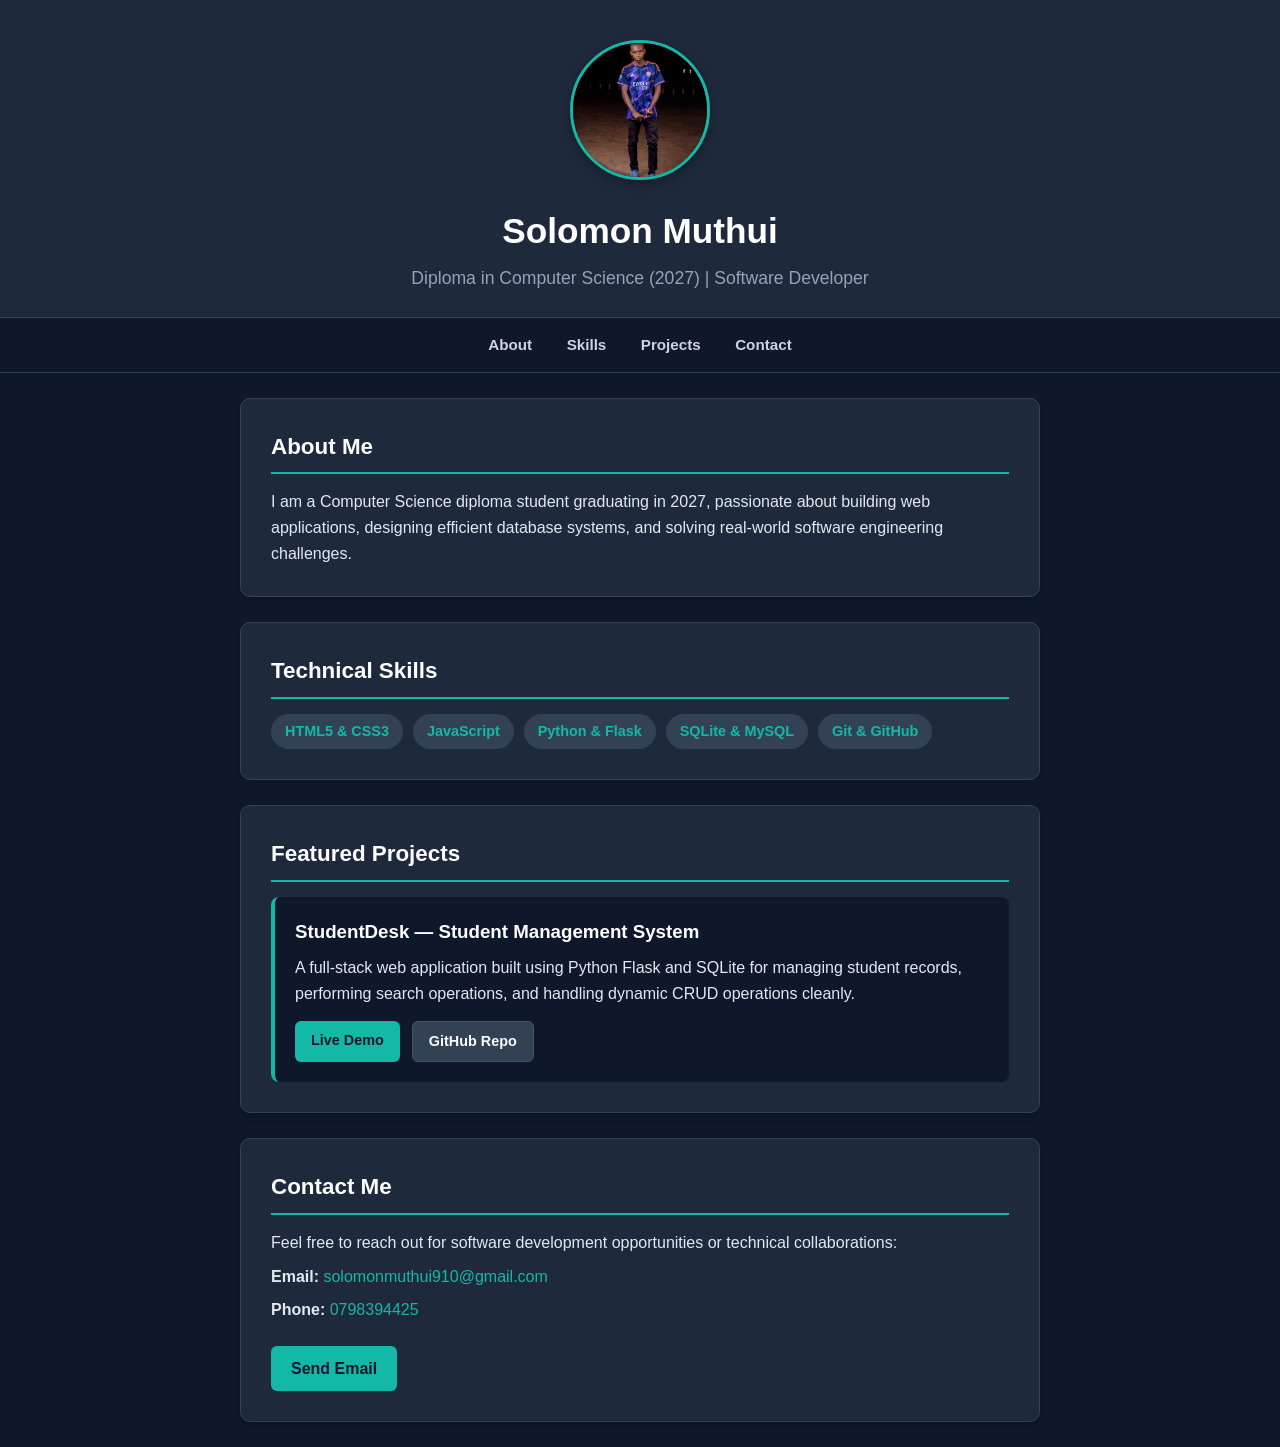
<file: index.html>
<!DOCTYPE html>
<html lang="en">
<head>
    <meta charset="UTF-8">
    <meta name="viewport" content="width=device-width, initial-scale=1.0">
    <title>Solomon Muthui | Software Developer</title>
    <link rel="stylesheet" href="main.css">
</head>
<body>

    <header>
        <img src="img2026.jpeg" alt="Solomon Muthui" class="profile-photo">
        <h1>Solomon Muthui</h1>
        <p class="tagline">Diploma in Computer Science (2027) | Software Developer</p>
    </header>

    <nav>
        <a href="#about">About</a>
        <a href="#skills">Skills</a>
        <a href="#projects">Projects</a>
        <a href="#contact">Contact</a>
    </nav>

    <main>
        <!-- About Section -->
        <section id="about">
            <h2>About Me</h2>
            <p>I am a Computer Science diploma student graduating in 2027, passionate about building web applications, designing efficient database systems, and solving real-world software engineering challenges.</p>
        </section>

        <!-- Technical Skills Section -->
        <section id="skills">
            <h2>Technical Skills</h2>
            <div class="skills-grid">
                <span class="skill-badge">HTML5 & CSS3</span>
                <span class="skill-badge">JavaScript</span>
                <span class="skill-badge">Python & Flask</span>
                <span class="skill-badge">SQLite & MySQL</span>
                <span class="skill-badge">Git & GitHub</span>
            </div>
        </section>

        <!-- Featured Projects Section -->
        <section id="projects">
            <h2>Featured Projects</h2>
            <div class="project-card">
                <h3>StudentDesk — Student Management System</h3>
                <p>A full-stack web application built using Python Flask and SQLite for managing student records, performing search operations, and handling dynamic CRUD operations cleanly.</p>
                
                <div class="project-links">
                    <a href="http://127.0.0.1:5000" target="_blank" class="btn-demo">Live Demo</a>
                    <a href="https://github.com/yourusername/studentdesk" target="_blank" class="btn-github">GitHub Repo</a>
                </div>
            </div>
        </section>

        <!-- Contact Section -->
        <section id="contact">
            <h2>Contact Me</h2>
            <p>Feel free to reach out for software development opportunities or technical collaborations:</p>
            <div class="contact-details">
                <p><strong>Email:</strong> <a href="mailto:solomonmuthui910@gmail.com">solomonmuthui910@gmail.com</a></p>
                <p><strong>Phone:</strong> <a href="tel:0798394425">0798394425</a></p>
            </div>
            <a href="mailto:solomonmuthui910@gmail.com" class="btn">Send Email</a>
        </section>
    </main>

</body>
</html>
</file>
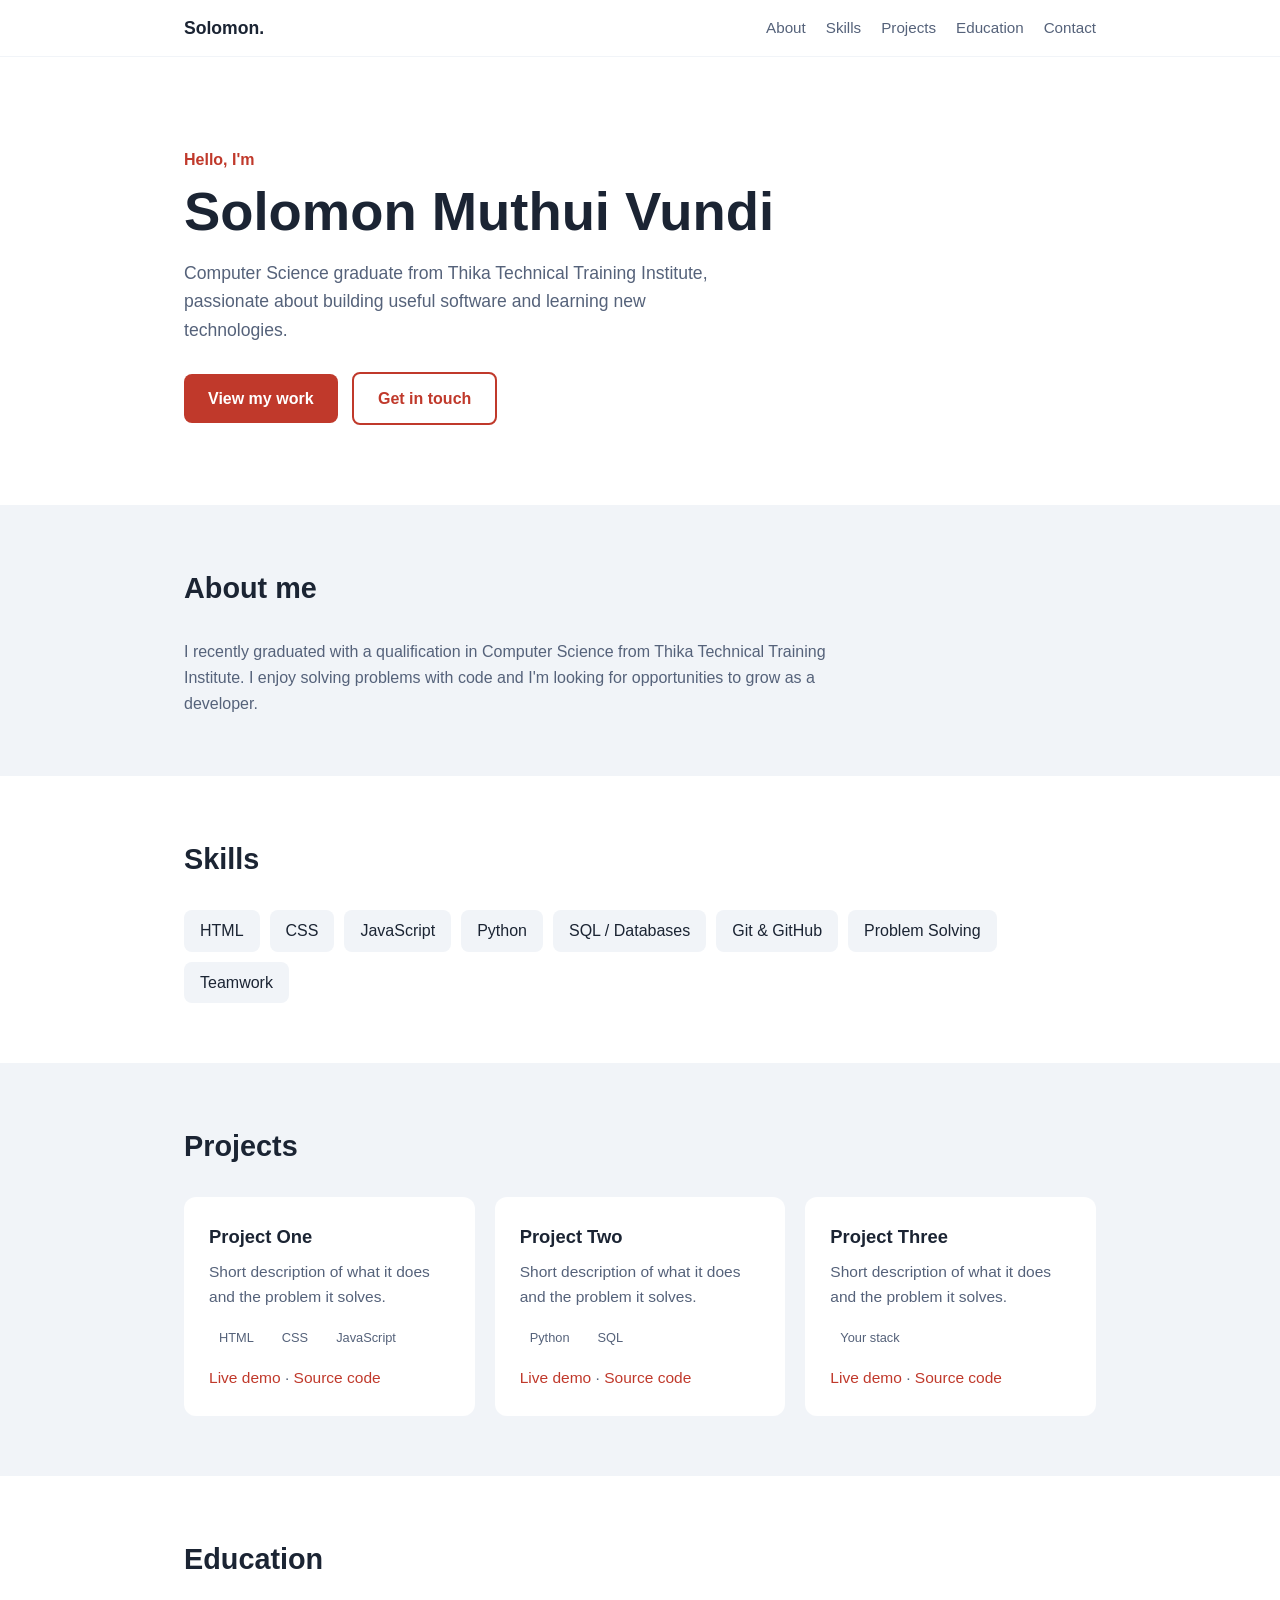
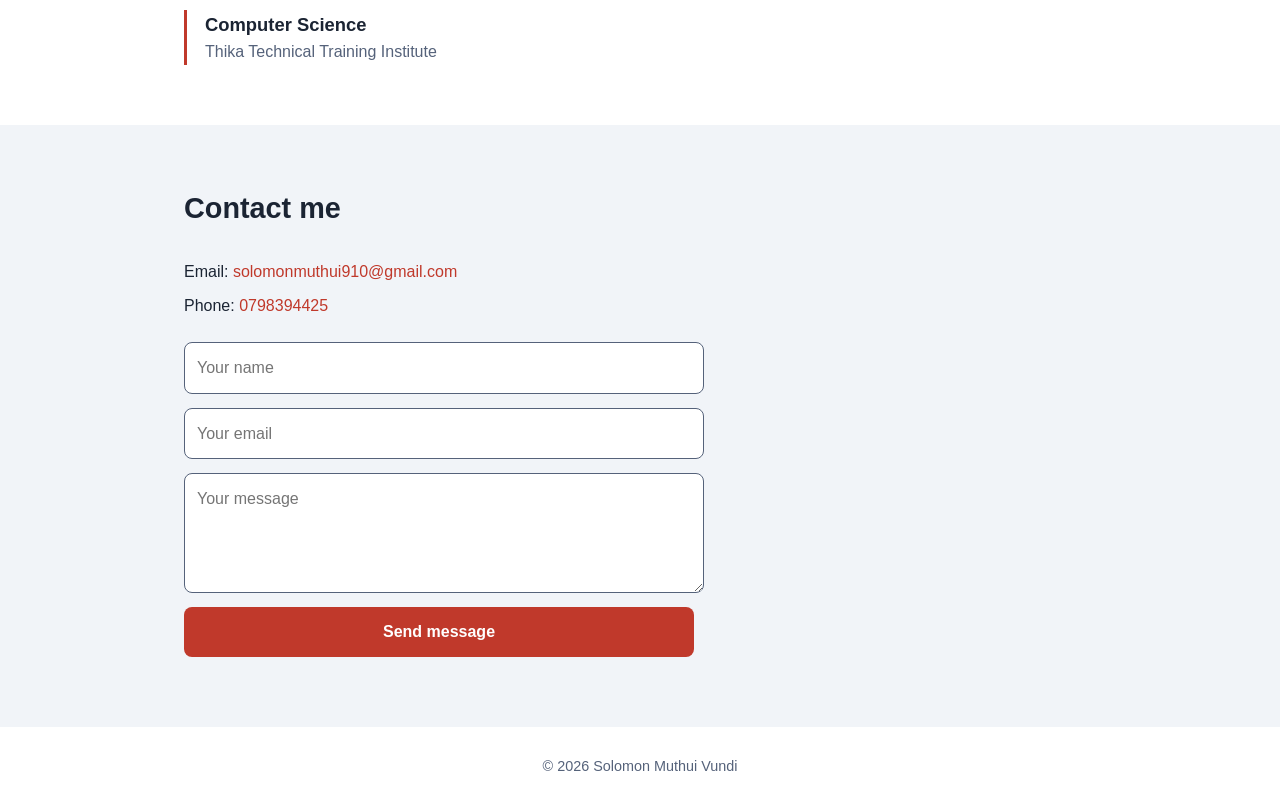
<file: port/portfolio.html>
<!DOCTYPE html>
<html lang="en">
<head>
<meta charset="UTF-8">
<meta name="viewport" content="width=device-width, initial-scale=1">
<title>Solomon Muthui Vundi | Computer Science Graduate</title>
<style>
  :root {
    --bg: #ffffff; --surface: #f1f4f8; --text: #1b2433; --muted: #55627a;
    --accent: #c0392b; --accent-text: #ffffff;
  }
  @media (prefers-color-scheme: dark) {
    :root { --bg: #111827; --surface: #1c2638; --text: #eef1f6; --muted: #a3afc4; --accent: #ef6a5b; --accent-text: #111827; }
  }
  * { box-sizing: border-box; margin: 0; padding: 0; }
  html { scroll-behavior: smooth; }
  body { font-family: "Segoe UI", Calibri, Arial, sans-serif; background: var(--bg); color: var(--text); line-height: 1.6; }
  a { color: var(--accent); text-decoration: none; }
  .wrap { max-width: 960px; margin: 0 auto; padding: 0 24px; }

  header { position: sticky; top: 0; background: var(--bg); border-bottom: 1px solid var(--surface); z-index: 10; }
  nav { display: flex; justify-content: space-between; align-items: center; padding: 14px 0; flex-wrap: wrap; gap: 8px; }
  nav .logo { font-weight: 700; font-size: 1.1rem; color: var(--text); }
  nav ul { display: flex; gap: 20px; list-style: none; flex-wrap: wrap; }
  nav ul a { color: var(--muted); font-size: .95rem; }
  nav ul a:hover { color: var(--accent); }

  .hero { padding: 90px 0 70px; }
  .hero p.hi { color: var(--accent); font-weight: 600; margin-bottom: 8px; }
  .hero h1 { font-size: clamp(2.2rem, 6vw, 3.4rem); line-height: 1.15; margin-bottom: 16px; }
  .hero p.lead { color: var(--muted); max-width: 560px; font-size: 1.1rem; margin-bottom: 28px; }
  .btn { display: inline-block; padding: 12px 24px; border-radius: 8px; font-weight: 600; margin: 0 10px 10px 0; }
  .btn.primary { background: var(--accent); color: var(--accent-text); }
  .btn.ghost { border: 2px solid var(--accent); color: var(--accent); }

  section { padding: 60px 0; }
  section h2 { font-size: 1.8rem; margin-bottom: 28px; }
  .alt { background: var(--surface); }

  .grid { display: grid; grid-template-columns: repeat(auto-fit, minmax(250px, 1fr)); gap: 20px; }
  .card { background: var(--bg); border-radius: 12px; padding: 24px; border: 1px solid var(--surface); }
  .alt .card { border-color: transparent; }
  .card h3 { margin-bottom: 8px; font-size: 1.15rem; }
  .card p { color: var(--muted); font-size: .97rem; }
  .tags { display: flex; flex-wrap: wrap; gap: 8px; margin-top: 14px; }
  .tag { background: var(--surface); color: var(--muted); font-size: .8rem; padding: 4px 10px; border-radius: 999px; }
  .alt .tag { background: var(--bg); }

  .skills { display: flex; flex-wrap: wrap; gap: 10px; }
  .skill { background: var(--surface); padding: 8px 16px; border-radius: 8px; font-weight: 500; }

  .edu { border-left: 3px solid var(--accent); padding-left: 18px; }
  .edu h3 { font-size: 1.15rem; }
  .edu p { color: var(--muted); }

  .contact-list { list-style: none; margin-bottom: 24px; }
  .contact-list li { margin-bottom: 8px; }
  form { display: grid; gap: 14px; max-width: 520px; }
  input, textarea { width: 100%; padding: 12px; border-radius: 8px; border: 1px solid var(--muted); background: var(--bg); color: var(--text); font: inherit; }
  textarea { min-height: 120px; resize: vertical; }
  button { cursor: pointer; border: 0; font: inherit; }

  footer { padding: 28px 0; text-align: center; color: var(--muted); font-size: .9rem; }
</style>
</head>
<body>

<header>
  <div class="wrap">
    <nav>
      <a class="logo" href="#home">Solomon.</a>
      <ul>
        <li><a href="#about">About</a></li>
        <li><a href="#skills">Skills</a></li>
        <li><a href="#projects">Projects</a></li>
        <li><a href="#education">Education</a></li>
        <li><a href="#contact">Contact</a></li>
      </ul>
    </nav>
  </div>
</header>

<main>
  <!-- HOME -->
  <section class="hero" id="home">
    <div class="wrap">
      <p class="hi">Hello, I'm</p>
      <h1>Solomon Muthui Vundi</h1>
      <p class="lead">Computer Science graduate from Thika Technical Training Institute, passionate about building useful software and learning new technologies.</p>
      <a class="btn primary" href="#projects">View my work</a>
      <a class="btn ghost" href="#contact">Get in touch</a>
    </div>
  </section>

  <!-- ABOUT -->
  <section class="alt" id="about">
    <div class="wrap">
      <h2>About me</h2>
      <p style="max-width:680px;color:var(--muted)">
        I recently graduated with a qualification in Computer Science from Thika Technical Training Institute.
        I enjoy solving problems with code and I'm looking for opportunities to grow as a developer.
        <!-- EDIT: replace with 2-3 sentences about your interests, goals, and what kind of work you want. -->
      </p>
    </div>
  </section>

  <!-- SKILLS -->
  <section id="skills">
    <div class="wrap">
      <h2>Skills</h2>
      <div class="skills">
        <!-- EDIT: keep only skills you really have -->
        <span class="skill">HTML</span>
        <span class="skill">CSS</span>
        <span class="skill">JavaScript</span>
        <span class="skill">Python</span>
        <span class="skill">SQL / Databases</span>
        <span class="skill">Git &amp; GitHub</span>
        <span class="skill">Problem Solving</span>
        <span class="skill">Teamwork</span>
      </div>
    </div>
  </section>

  <!-- PROJECTS -->
  <section class="alt" id="projects">
    <div class="wrap">
      <h2>Projects</h2>
      <div class="grid">
        <!-- EDIT: replace each card with a real project. Copy a card to add more. -->
        <article class="card">
          <h3>Project One</h3>
          <p>Short description of what it does and the problem it solves.</p>
          <div class="tags"><span class="tag">HTML</span><span class="tag">CSS</span><span class="tag">JavaScript</span></div>
          <p style="margin-top:14px"><a href="#">Live demo</a> · <a href="#">Source code</a></p>
        </article>
        <article class="card">
          <h3>Project Two</h3>
          <p>Short description of what it does and the problem it solves.</p>
          <div class="tags"><span class="tag">Python</span><span class="tag">SQL</span></div>
          <p style="margin-top:14px"><a href="#">Live demo</a> · <a href="#">Source code</a></p>
        </article>
        <article class="card">
          <h3>Project Three</h3>
          <p>Short description of what it does and the problem it solves.</p>
          <div class="tags"><span class="tag">Your stack</span></div>
          <p style="margin-top:14px"><a href="#">Live demo</a> · <a href="#">Source code</a></p>
        </article>
      </div>
    </div>
  </section>

  <!-- EDUCATION -->
  <section id="education">
    <div class="wrap">
      <h2>Education</h2>
      <div class="edu">
        <h3>Computer Science</h3>
        <p>Thika Technical Training Institute</p>
        <!-- EDIT: add your qualification level (Diploma/Certificate) and graduation year -->
      </div>
    </div>
  </section>

  <!-- CONTACT -->
  <section class="alt" id="contact">
    <div class="wrap">
      <h2>Contact me</h2>
      <ul class="contact-list">
        <li>Email: <a href="mailto:solomonmuthui910@gmail.com">solomonmuthui910@gmail.com</a></li>
        <li>Phone: <a href="tel:+254798394425">0798394425</a></li>
      </ul>
      <!-- Opens the visitor's email app with the message filled in -->
      <form id="contactForm">
        <input type="text" id="name" placeholder="Your name" required>
        <input type="email" id="email" placeholder="Your email" required>
        <textarea id="message" placeholder="Your message" required></textarea>
        <button class="btn primary" type="submit">Send message</button>
      </form>
    </div>
  </section>
</main>

<footer>
  <div class="wrap">&copy; <span id="year"></span> Solomon Muthui Vundi</div>
</footer>

<script>
  document.getElementById("year").textContent = new Date().getFullYear();
  document.getElementById("contactForm").addEventListener("submit", function (e) {
    e.preventDefault();
    var name = document.getElementById("name").value;
    var email = document.getElementById("email").value;
    var message = document.getElementById("message").value;
    var subject = encodeURIComponent("Portfolio message from " + name);
    var body = encodeURIComponent(message + "\n\nFrom: " + name + " (" + email + ")");
    window.location.href = "mailto:solomonmuthui910@gmail.com?subject=" + subject + "&body=" + body;
  });
</script>
</body>
</html>
</file>
<file: main.css>
/* Reset & Smooth Scroll */
* {
    box-sizing: border-box;
    margin: 0;
    padding: 0;
}

html {
    scroll-behavior: smooth;
}

body {
    font-family: 'Segoe UI', Tahoma, Geneva, Verdana, sans-serif;
    background-color: #0f172a; /* Dark Slate Navy Theme */
    color: #e2e8f0;
    line-height: 1.6;
}

/* Header */
header {
    background-color: #1e293b;
    text-align: center;
    padding: 40px 20px 25px 20px;
    border-bottom: 1px solid #334155;
}

.profile-photo {
    width: 140px;
    height: 140px;
    object-fit: cover;
    border-radius: 50%;
    border: 3px solid #14b8a6; /* Teal Accent */
    box-shadow: 0 4px 12px rgba(0, 0, 0, 0.3);
    margin-bottom: 15px;
}

header h1 {
    font-size: 2.2rem;
    color: #ffffff;
    margin-bottom: 5px;
}

.tagline {
    color: #94a3b8;
    font-size: 1.1rem;
    font-weight: 500;
}

/* Sticky Navigation Bar */
nav {
    background-color: #0f172a;
    padding: 14px;
    text-align: center;
    border-bottom: 1px solid #334155;
    position: sticky;
    top: 0;
    z-index: 100;
}

nav a {
    color: #cbd5e1;
    text-decoration: none;
    margin: 0 15px;
    font-weight: 600;
    font-size: 0.95rem;
    transition: color 0.2s ease;
}

nav a:hover {
    color: #14b8a6;
}

/* Main Sections */
section {
    background-color: #1e293b;
    margin: 25px auto;
    padding: 30px;
    max-width: 800px;
    border-radius: 10px;
    box-shadow: 0 4px 6px -1px rgba(0, 0, 0, 0.2);
    border: 1px solid #334155;
    scroll-margin-top: 70px; /* Offset for smooth scroll under sticky navbar */
}

section h2 {
    color: #ffffff;
    border-bottom: 2px solid #14b8a6;
    padding-bottom: 8px;
    margin-bottom: 15px;
    font-size: 1.4rem;
}

/* Technical Skills Badges */
.skills-grid {
    display: flex;
    flex-wrap: wrap;
    gap: 10px;
}

.skill-badge {
    background-color: #334155;
    color: #14b8a6;
    padding: 6px 14px;
    border-radius: 20px;
    font-size: 0.9rem;
    font-weight: 600;
}

/* Featured Project Card */
.project-card {
    background-color: #0f172a;
    padding: 20px;
    border-radius: 8px;
    border-left: 4px solid #14b8a6;
}

.project-card h3 {
    color: #ffffff;
    margin-bottom: 8px;
}

.project-links {
    display: flex;
    gap: 12px;
    margin-top: 15px;
}

.project-links a {
    display: inline-block;
    padding: 8px 16px;
    border-radius: 6px;
    text-decoration: none;
    font-weight: 600;
    font-size: 0.9rem;
    transition: background-color 0.2s ease;
}

.btn-demo {
    background-color: #14b8a6;
    color: #0f172a;
}

.btn-demo:hover {
    background-color: #0d9488;
}

.btn-github {
    background-color: #334155;
    color: #f8fafc;
    border: 1px solid #475569;
}

.btn-github:hover {
    background-color: #475569;
}

/* Contact Section */
.contact-details p {
    margin: 8px 0;
    font-size: 1rem;
}

.contact-details a {
    color: #14b8a6;
    text-decoration: none;
}

.contact-details a:hover {
    text-decoration: underline;
}

.btn {
    display: inline-block;
    background-color: #14b8a6;
    color: #0f172a;
    padding: 10px 20px;
    border-radius: 6px;
    text-decoration: none;
    font-weight: bold;
    margin-top: 15px;
    transition: background-color 0.2s ease;
}

.btn:hover {
    background-color: #0d9488;
}
</file>
